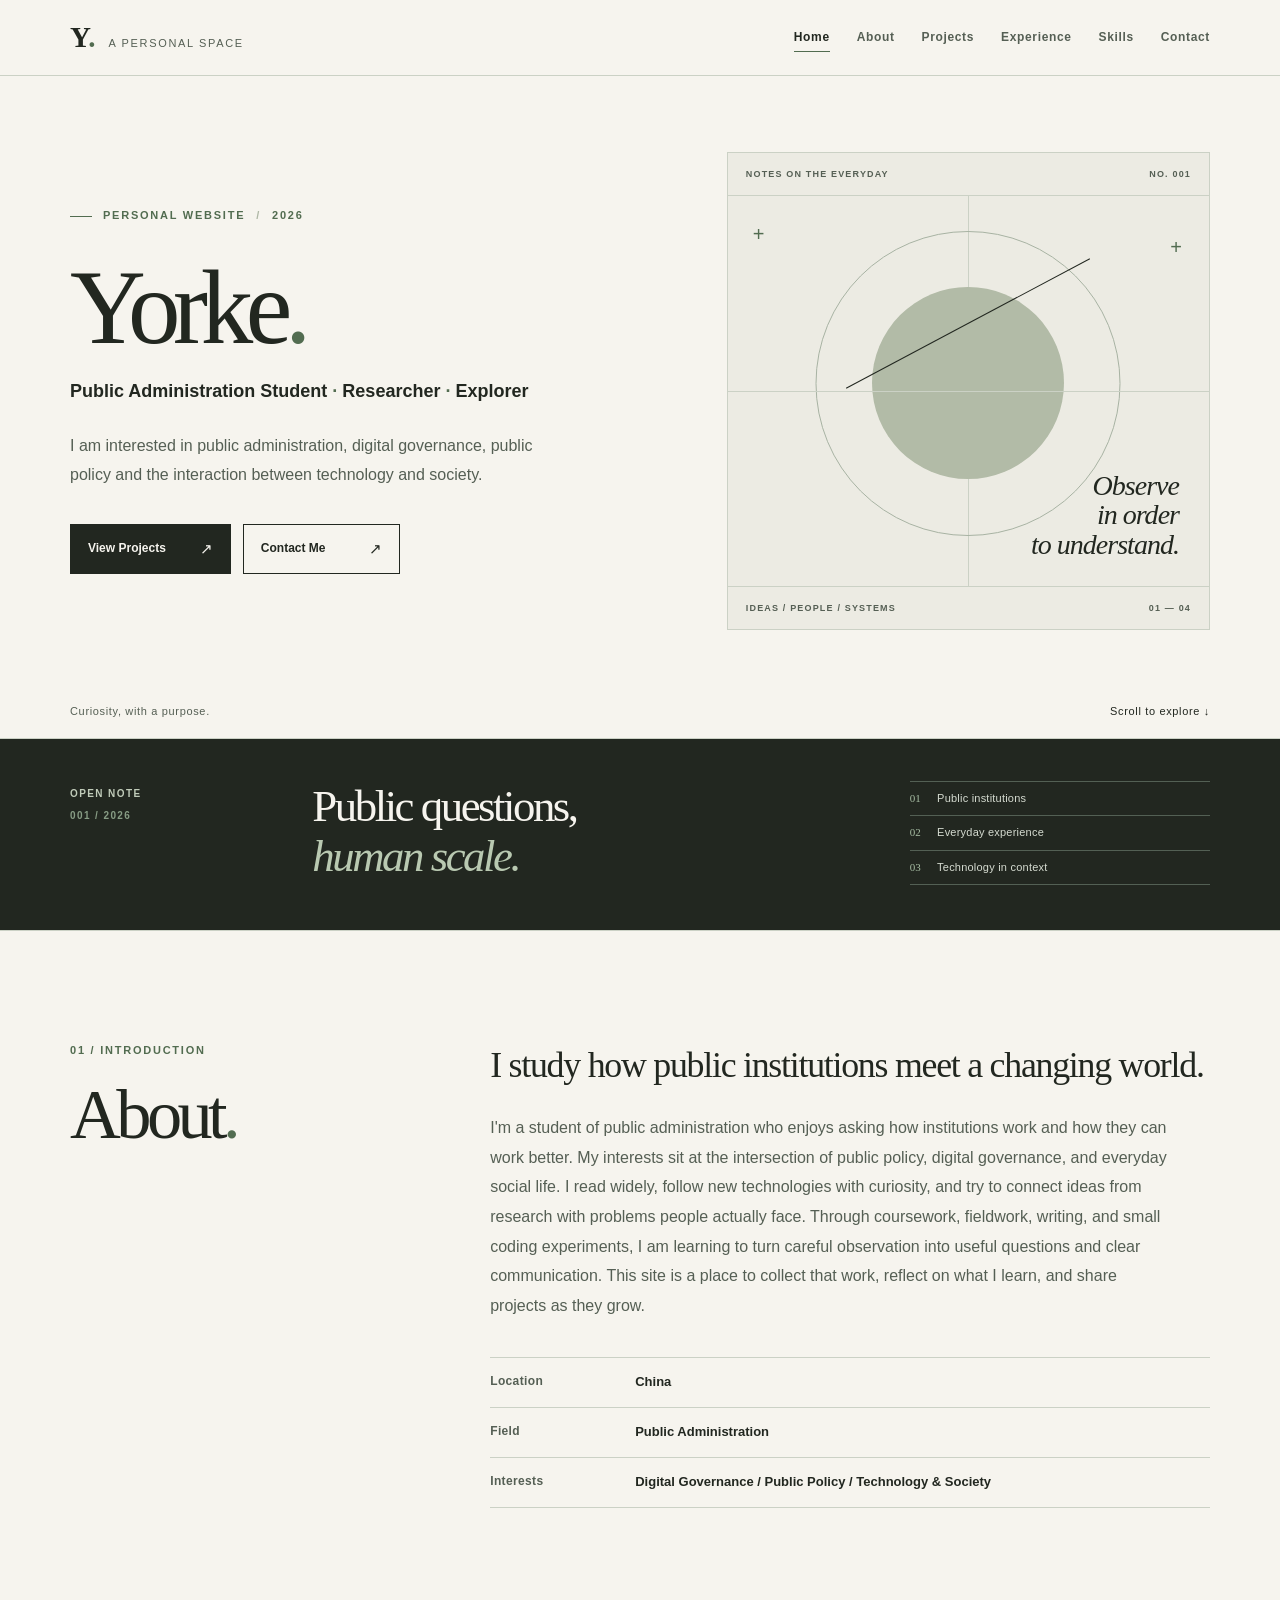
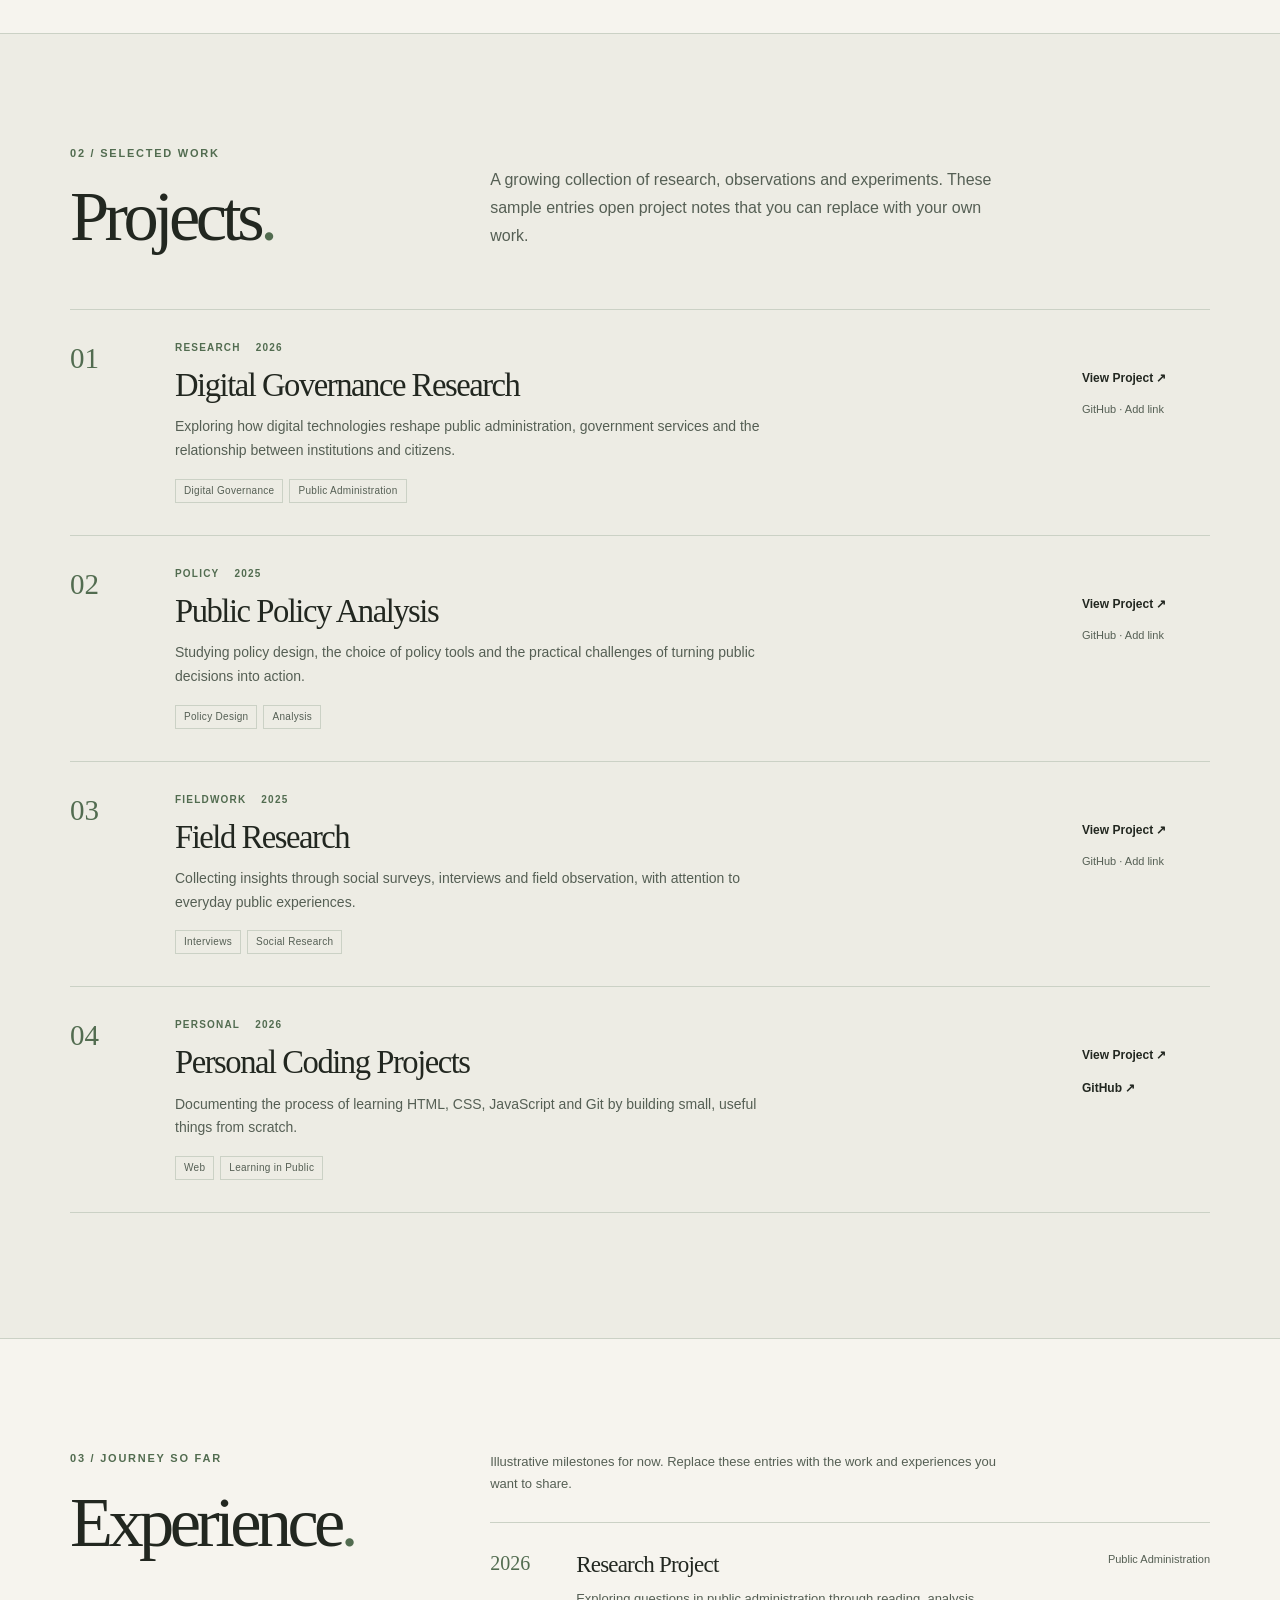
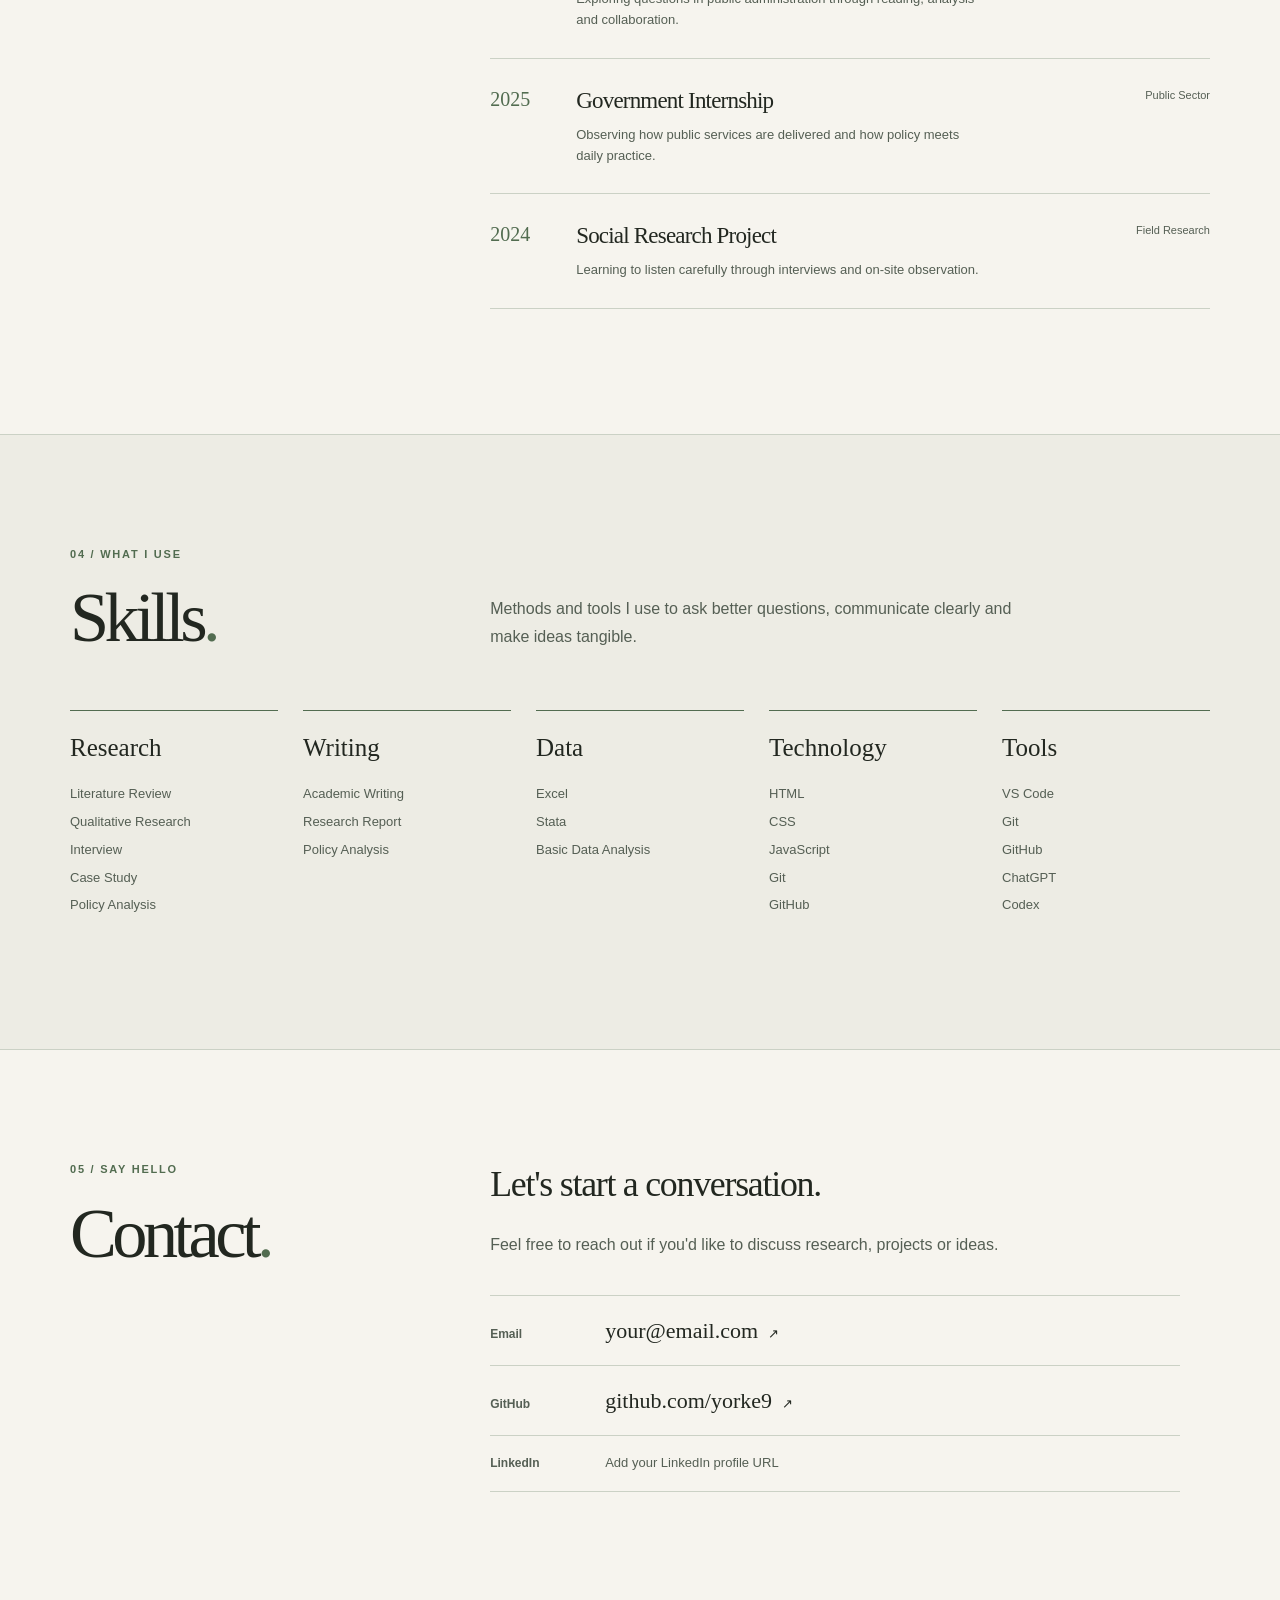
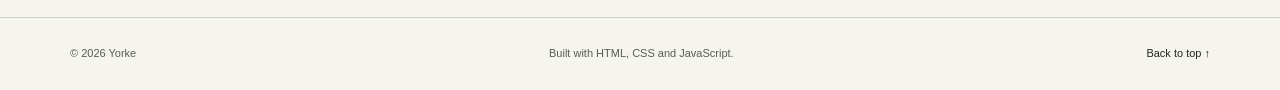
<file: index.html>
<!doctype html>
<html lang="en">
  <head>
    <meta charset="UTF-8">
    <meta name="viewport" content="width=device-width, initial-scale=1.0">
    <meta name="description" content="Personal website of Yorke, focusing on public administration, digital governance, public policy and personal projects.">
    <meta name="theme-color" content="#f6f4ee">
    <link rel="canonical" href="https://yorke9.github.io/">
    <title>Yorke | Personal Website</title>
    <link rel="icon" type="image/svg+xml" href="images/favicon.svg">
    <link rel="stylesheet" href="css/style.css">
    <script src="js/main.js" defer></script>
  </head>
  <body>
    <a class="skip-link" href="#main-content">Skip to content</a>

    <header class="site-header">
      <div class="container header-inner">
        <a class="site-logo" href="#home" aria-label="Yorke, back to home">
          <span class="logo-mark">Y<span>.</span></span>
          <span class="logo-caption">A personal space</span>
        </a>

        <button class="menu-toggle" type="button" aria-label="Open navigation menu" aria-controls="site-nav" aria-expanded="false">
          <span></span><span></span><span></span>
        </button>

        <nav class="site-nav" id="site-nav" aria-label="Main navigation">
          <a href="#home" class="is-active" aria-current="location">Home</a>
          <a href="#about">About</a>
          <a href="#projects">Projects</a>
          <a href="#experience">Experience</a>
          <a href="#skills">Skills</a>
          <a href="#contact">Contact</a>
        </nav>
      </div>
      <div class="reading-progress" aria-hidden="true"></div>
    </header>

    <main id="main-content" tabindex="-1">
      <!-- =========================
           PERSONAL CONTENT
           在这里修改个人信息：姓名、介绍、项目、经历、技能、联系方式。
           需要整体改色时，请编辑 css/style.css 开头的 :root。
      ========================= -->

      <section class="hero" id="home" aria-labelledby="hero-title">
        <div class="container hero-grid">
          <div class="hero-copy" data-reveal>
            <p class="eyebrow"><span class="eyebrow-line"></span> PERSONAL WEBSITE <span class="eyebrow-divider">/</span> 2026</p>
            <h1 id="hero-title">Yorke<span class="title-period">.</span></h1>
            <p class="hero-role">Public Administration Student <span>·</span> Researcher <span>·</span> Explorer</p>
            <p class="hero-intro">I am interested in public administration, digital governance, public policy and the interaction between technology and society.</p>
            <div class="hero-actions">
              <a class="button button-primary" href="#projects">View Projects <span aria-hidden="true">↗</span></a>
              <a class="button button-secondary" href="#contact">Contact Me <span aria-hidden="true">↗</span></a>
            </div>
          </div>

          <!-- 右侧是纯 CSS 构图，不需要图片，也不会影响本地双击打开。 -->
          <div class="hero-visual" aria-hidden="true" data-reveal>
            <div class="visual-top"><span>NOTES ON THE EVERYDAY</span><span>NO. 001</span></div>
            <div class="visual-stage">
              <span class="visual-cross visual-cross-one">+</span>
              <span class="visual-cross visual-cross-two">+</span>
              <span class="visual-ring"></span>
              <span class="visual-disc"></span>
              <span class="visual-line"></span>
              <span class="visual-word">Observe<br>in order<br>to understand.</span>
            </div>
            <div class="visual-bottom"><span>IDEAS / PEOPLE / SYSTEMS</span><span>01 — 04</span></div>
          </div>
        </div>
        <div class="container hero-footnote"><span>Curiosity, with a purpose.</span><a href="#about">Scroll to explore <span aria-hidden="true">↓</span></a></div>
      </section>

      <!-- 这段可作为简短的个人研究宣言，直接修改下方文字即可。 -->
      <aside class="focus-note" aria-label="Current interests">
        <div class="container focus-note-inner">
          <p class="focus-note-kicker">OPEN NOTE <span>001 / 2026</span></p>
          <p class="focus-note-title">Public questions,<br><em>human scale.</em></p>
          <ol class="focus-note-topics">
            <li><span>01</span> Public institutions</li>
            <li><span>02</span> Everyday experience</li>
            <li><span>03</span> Technology in context</li>
          </ol>
        </div>
      </aside>

      <section class="section" id="about" aria-labelledby="about-title">
        <div class="container section-layout">
          <div class="section-heading" data-reveal><p class="section-number">01 / INTRODUCTION</p><h2 class="section-title" id="about-title">About<span>.</span></h2></div>
          <div class="about-content" data-reveal>
            <p class="about-lead">I study how public institutions meet a changing world.</p>
            <p>I'm a student of public administration who enjoys asking how institutions work and how they can work better. My interests sit at the intersection of public policy, digital governance, and everyday social life. I read widely, follow new technologies with curiosity, and try to connect ideas from research with problems people actually face. Through coursework, fieldwork, writing, and small coding experiments, I am learning to turn careful observation into useful questions and clear communication. This site is a place to collect that work, reflect on what I learn, and share projects as they grow.</p>
            <dl class="personal-details">
              <div><dt>Location</dt><dd>China</dd></div>
              <div><dt>Field</dt><dd>Public Administration</dd></div>
              <div><dt>Interests</dt><dd>Digital Governance / Public Policy / Technology &amp; Society</dd></div>
            </dl>
          </div>
        </div>
      </section>

      <section class="section section-tinted" id="projects" aria-labelledby="projects-title">
        <div class="container">
          <div class="section-layout section-intro" data-reveal>
            <div class="section-heading"><p class="section-number">02 / SELECTED WORK</p><h2 class="section-title" id="projects-title">Projects<span>.</span></h2></div>
            <p class="section-description">A growing collection of research, observations and experiments. These sample entries open project notes that you can replace with your own work.</p>
          </div>

          <!-- 将下面四个示例项目的标题、年份、类别、介绍和链接替换成你的内容。 -->
          <ol class="project-list">
            <li class="project-item" data-reveal>
              <article class="project-inner">
                <span class="project-index">01</span>
                <div class="project-body"><div class="project-meta"><span>RESEARCH</span><span>2026</span></div><h3 class="project-title">Digital Governance Research</h3><p>Exploring how digital technologies reshape public administration, government services and the relationship between institutions and citizens.</p><ul class="project-tags" aria-label="Topics"><li>Digital Governance</li><li>Public Administration</li></ul></div>
                <div class="project-links"><a href="projects/index.html#digital-governance" aria-label="View Digital Governance Research project">View Project ↗</a><span class="project-link-pending">GitHub · Add link</span></div>
              </article>
            </li>
            <li class="project-item" data-reveal>
              <article class="project-inner">
                <span class="project-index">02</span>
                <div class="project-body"><div class="project-meta"><span>POLICY</span><span>2025</span></div><h3 class="project-title">Public Policy Analysis</h3><p>Studying policy design, the choice of policy tools and the practical challenges of turning public decisions into action.</p><ul class="project-tags" aria-label="Topics"><li>Policy Design</li><li>Analysis</li></ul></div>
                <div class="project-links"><a href="projects/index.html#public-policy" aria-label="View Public Policy Analysis project">View Project ↗</a><span class="project-link-pending">GitHub · Add link</span></div>
              </article>
            </li>
            <li class="project-item" data-reveal>
              <article class="project-inner">
                <span class="project-index">03</span>
                <div class="project-body"><div class="project-meta"><span>FIELDWORK</span><span>2025</span></div><h3 class="project-title">Field Research</h3><p>Collecting insights through social surveys, interviews and field observation, with attention to everyday public experiences.</p><ul class="project-tags" aria-label="Topics"><li>Interviews</li><li>Social Research</li></ul></div>
                <div class="project-links"><a href="projects/index.html#field-research" aria-label="View Field Research project">View Project ↗</a><span class="project-link-pending">GitHub · Add link</span></div>
              </article>
            </li>
            <li class="project-item" data-reveal>
              <article class="project-inner">
                <span class="project-index">04</span>
                <div class="project-body"><div class="project-meta"><span>PERSONAL</span><span>2026</span></div><h3 class="project-title">Personal Coding Projects</h3><p>Documenting the process of learning HTML, CSS, JavaScript and Git by building small, useful things from scratch.</p><ul class="project-tags" aria-label="Topics"><li>Web</li><li>Learning in Public</li></ul></div>
                <div class="project-links"><a href="projects/index.html#coding-projects" aria-label="View Personal Coding Projects">View Project ↗</a><a href="https://github.com/yorke9/yorke9.github.io" target="_blank" rel="noopener noreferrer" aria-label="Personal homepage source code on GitHub">GitHub ↗</a></div>
              </article>
            </li>
          </ol>
        </div>
      </section>

      <section class="section" id="experience" aria-labelledby="experience-title">
        <div class="container section-layout">
          <div class="section-heading" data-reveal><p class="section-number">03 / JOURNEY SO FAR</p><h2 class="section-title" id="experience-title">Experience<span>.</span></h2></div>
          <div class="experience-content" data-reveal>
            <p class="section-note">Illustrative milestones for now. Replace these entries with the work and experiences you want to share.</p>
            <div class="experience-list">
              <!-- 以下经历为示例，请换成自己的真实经历。 -->
              <article class="experience-item"><time datetime="2026">2026</time><div><h3>Research Project</h3><p>Exploring questions in public administration through reading, analysis and collaboration.</p></div><span>Public Administration</span></article>
              <article class="experience-item"><time datetime="2025">2025</time><div><h3>Government Internship</h3><p>Observing how public services are delivered and how policy meets daily practice.</p></div><span>Public Sector</span></article>
              <article class="experience-item"><time datetime="2024">2024</time><div><h3>Social Research Project</h3><p>Learning to listen carefully through interviews and on-site observation.</p></div><span>Field Research</span></article>
            </div>
          </div>
        </div>
      </section>

      <section class="section section-tinted" id="skills" aria-labelledby="skills-title">
        <div class="container">
          <div class="section-layout section-intro" data-reveal><div class="section-heading"><p class="section-number">04 / WHAT I USE</p><h2 class="section-title" id="skills-title">Skills<span>.</span></h2></div><p class="section-description">Methods and tools I use to ask better questions, communicate clearly and make ideas tangible.</p></div>
          <div class="skills-grid" data-reveal>
            <section class="skill-group" aria-labelledby="research-skills"><h3 id="research-skills">Research</h3><ul><li>Literature Review</li><li>Qualitative Research</li><li>Interview</li><li>Case Study</li><li>Policy Analysis</li></ul></section>
            <section class="skill-group" aria-labelledby="writing-skills"><h3 id="writing-skills">Writing</h3><ul><li>Academic Writing</li><li>Research Report</li><li>Policy Analysis</li></ul></section>
            <section class="skill-group" aria-labelledby="data-skills"><h3 id="data-skills">Data</h3><ul><li>Excel</li><li>Stata</li><li>Basic Data Analysis</li></ul></section>
            <section class="skill-group" aria-labelledby="technology-skills"><h3 id="technology-skills">Technology</h3><ul><li>HTML</li><li>CSS</li><li>JavaScript</li><li>Git</li><li>GitHub</li></ul></section>
            <section class="skill-group" aria-labelledby="tools-skills"><h3 id="tools-skills">Tools</h3><ul><li>VS Code</li><li>Git</li><li>GitHub</li><li>ChatGPT</li><li>Codex</li></ul></section>
          </div>
        </div>
      </section>

      <section class="section contact-section" id="contact" aria-labelledby="contact-title">
        <div class="container section-layout">
          <div class="section-heading" data-reveal><p class="section-number">05 / SAY HELLO</p><h2 class="section-title" id="contact-title">Contact<span>.</span></h2></div>
          <div class="contact-content" data-reveal>
            <p class="contact-lead">Let's start a conversation.</p>
            <p>Feel free to reach out if you'd like to discuss research, projects or ideas.</p>
            <!-- 下面的邮箱及社交主页均为占位链接，发布前请替换。 -->
            <ul class="contact-list">
              <li><span>Email</span><a href="mailto:your@email.com">your@email.com <span aria-hidden="true">↗</span></a></li>
              <li><span>GitHub</span><a href="https://github.com/yorke9" target="_blank" rel="noopener noreferrer">github.com/yorke9 <span aria-hidden="true">↗</span></a></li>
              <li><span>LinkedIn</span><span class="contact-placeholder">Add your LinkedIn profile URL</span></li>
            </ul>
          </div>
        </div>
      </section>
    </main>

    <footer class="site-footer"><div class="container footer-inner"><span>© 2026 Yorke</span><span>Built with HTML, CSS and JavaScript.</span><a href="#home">Back to top ↑</a></div></footer>
    <button class="back-to-top" type="button" aria-label="Back to top" hidden>↑</button>
  </body>
</html>
</file>
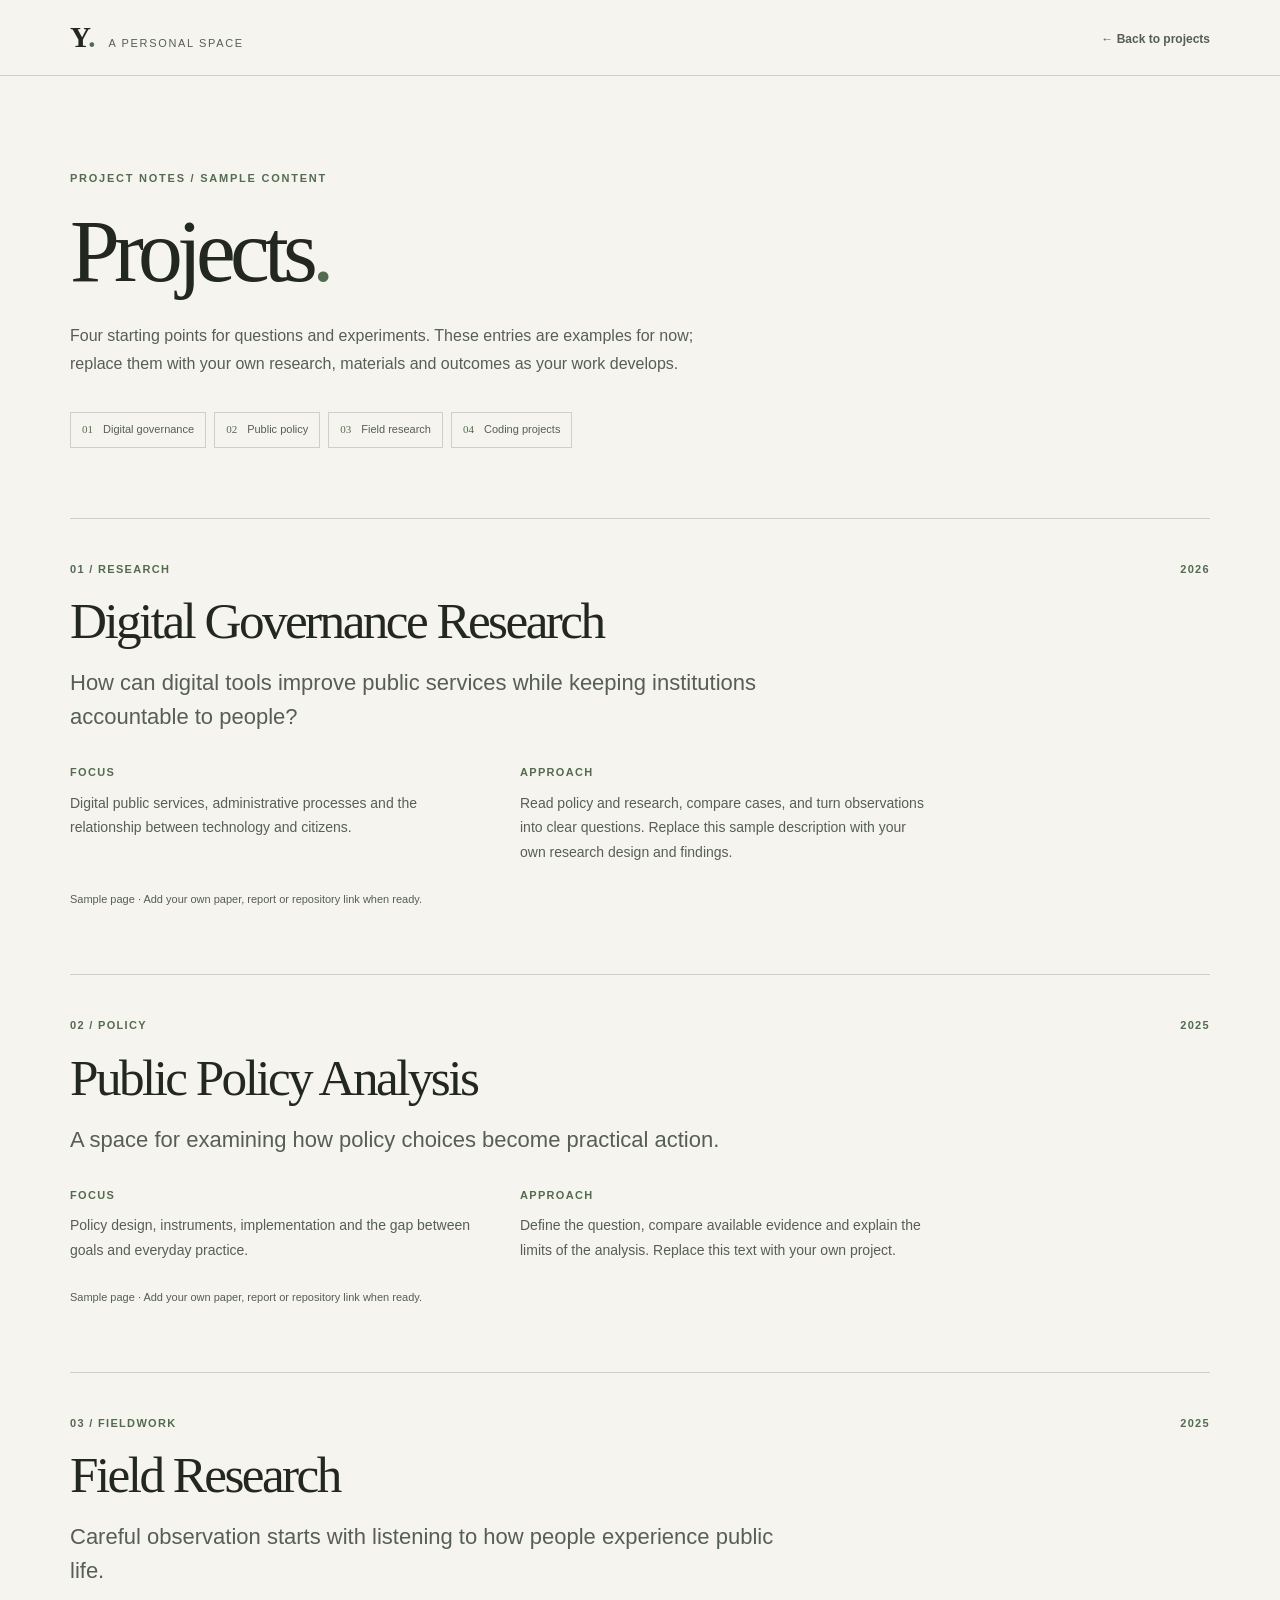
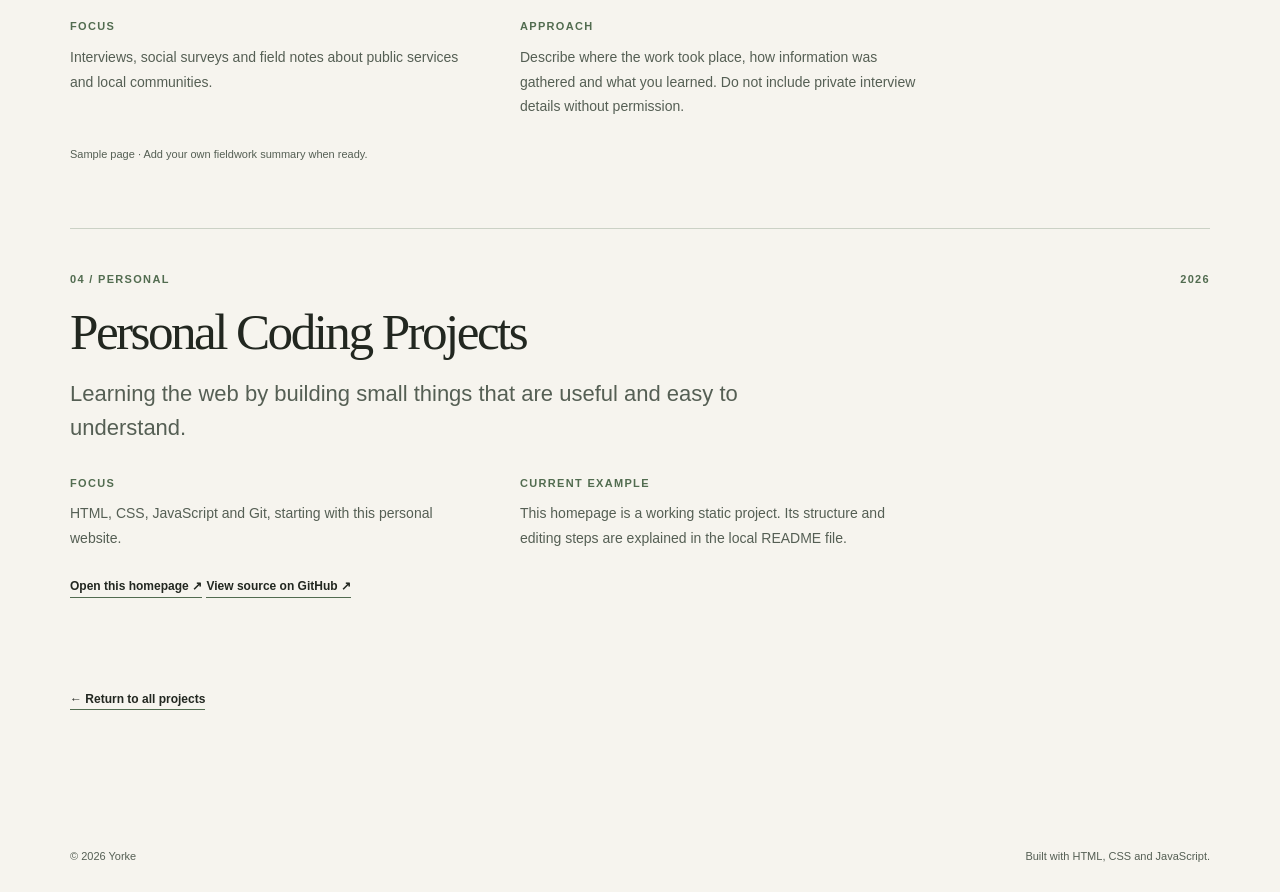
<file: projects/index.html>
<!doctype html>
<html lang="en">
  <head>
    <meta charset="UTF-8">
    <meta name="viewport" content="width=device-width, initial-scale=1.0">
    <meta name="description" content="Project notes and sample project pages for Yorke's personal website.">
    <meta name="theme-color" content="#f6f4ee">
    <link rel="canonical" href="https://yorke9.github.io/projects/index.html">
    <title>Projects | Yorke</title>
    <link rel="icon" type="image/svg+xml" href="../images/favicon.svg">
    <link rel="stylesheet" href="../css/style.css">
  </head>
  <body>
    <a class="skip-link" href="#project-content">Skip to project notes</a>
    <header class="site-header">
      <div class="container header-inner">
        <a class="site-logo" href="../index.html#home" aria-label="Yorke, back to home">
          <span class="logo-mark">Y<span>.</span></span>
          <span class="logo-caption">A personal space</span>
        </a>
        <nav class="detail-nav" aria-label="Project navigation">
          <a href="../index.html#projects">← Back to projects</a>
        </nav>
      </div>
    </header>

    <main id="project-content" class="detail-main" tabindex="-1">
      <div class="container">
        <header class="detail-intro">
          <p class="section-number">PROJECT NOTES / SAMPLE CONTENT</p>
          <h1>Projects<span class="title-period">.</span></h1>
          <p>Four starting points for questions and experiments. These entries are examples for now; replace them with your own research, materials and outcomes as your work develops.</p>
          <nav class="detail-index" aria-label="Jump to a project note">
            <a href="#digital-governance"><span>01</span> Digital governance</a>
            <a href="#public-policy"><span>02</span> Public policy</a>
            <a href="#field-research"><span>03</span> Field research</a>
            <a href="#coding-projects"><span>04</span> Coding projects</a>
          </nav>
        </header>

        <!-- =========================
             PERSONAL CONTENT
             在这里修改四个项目的详细介绍。
        ========================= -->
        <section class="project-detail" id="digital-governance" aria-labelledby="digital-governance-title">
          <div class="detail-meta"><span>01 / RESEARCH</span><span>2026</span></div>
          <h2 id="digital-governance-title">Digital Governance Research</h2>
          <p class="detail-lead">How can digital tools improve public services while keeping institutions accountable to people?</p>
          <div class="detail-columns">
            <div><h3>Focus</h3><p>Digital public services, administrative processes and the relationship between technology and citizens.</p></div>
            <div><h3>Approach</h3><p>Read policy and research, compare cases, and turn observations into clear questions. Replace this sample description with your own research design and findings.</p></div>
          </div>
          <p class="detail-status">Sample page · Add your own paper, report or repository link when ready.</p>
        </section>

        <section class="project-detail" id="public-policy" aria-labelledby="public-policy-title">
          <div class="detail-meta"><span>02 / POLICY</span><span>2025</span></div>
          <h2 id="public-policy-title">Public Policy Analysis</h2>
          <p class="detail-lead">A space for examining how policy choices become practical action.</p>
          <div class="detail-columns">
            <div><h3>Focus</h3><p>Policy design, instruments, implementation and the gap between goals and everyday practice.</p></div>
            <div><h3>Approach</h3><p>Define the question, compare available evidence and explain the limits of the analysis. Replace this text with your own project.</p></div>
          </div>
          <p class="detail-status">Sample page · Add your own paper, report or repository link when ready.</p>
        </section>

        <section class="project-detail" id="field-research" aria-labelledby="field-research-title">
          <div class="detail-meta"><span>03 / FIELDWORK</span><span>2025</span></div>
          <h2 id="field-research-title">Field Research</h2>
          <p class="detail-lead">Careful observation starts with listening to how people experience public life.</p>
          <div class="detail-columns">
            <div><h3>Focus</h3><p>Interviews, social surveys and field notes about public services and local communities.</p></div>
            <div><h3>Approach</h3><p>Describe where the work took place, how information was gathered and what you learned. Do not include private interview details without permission.</p></div>
          </div>
          <p class="detail-status">Sample page · Add your own fieldwork summary when ready.</p>
        </section>

        <section class="project-detail" id="coding-projects" aria-labelledby="coding-projects-title">
          <div class="detail-meta"><span>04 / PERSONAL</span><span>2026</span></div>
          <h2 id="coding-projects-title">Personal Coding Projects</h2>
          <p class="detail-lead">Learning the web by building small things that are useful and easy to understand.</p>
          <div class="detail-columns">
            <div><h3>Focus</h3><p>HTML, CSS, JavaScript and Git, starting with this personal website.</p></div>
            <div><h3>Current example</h3><p>This homepage is a working static project. Its structure and editing steps are explained in the local README file.</p></div>
          </div>
          <a class="detail-site-link" href="../index.html">Open this homepage ↗</a>
          <a class="detail-site-link" href="https://github.com/yorke9/yorke9.github.io" target="_blank" rel="noopener noreferrer">View source on GitHub ↗</a>
        </section>

        <a class="detail-back" href="../index.html#projects">← Return to all projects</a>
      </div>
    </main>
    <footer class="site-footer"><div class="container footer-inner"><span>© 2026 Yorke</span><span>Built with HTML, CSS and JavaScript.</span></div></footer>
  </body>
</html>
</file>
<file: css/style.css>
/* =========================
   1. Reset & variables：修改这些变量即可调整网站主色
========================= */
:root {
  --bg-color: #f6f4ee;
  --surface-color: #edece4;
  --text-color: #222720;
  --secondary-text: #555f54;
  --accent-color: #526c50;
  --line-color: #cbd1c5;
  --hover-color: #e4e9df;
  --header-height: 76px;
}

*, *::before, *::after { box-sizing: border-box; }
html { scroll-behavior: smooth; scroll-padding-top: calc(var(--header-height) + 22px); }
body { margin: 0; background: var(--bg-color); color: var(--text-color); font-family: Arial, "Helvetica Neue", "Noto Sans", sans-serif; line-height: 1.6; }
button, a { -webkit-tap-highlight-color: transparent; }
button { font: inherit; }
a { color: inherit; text-decoration: none; }
img { display: block; max-width: 100%; }
ul, ol { margin: 0; padding: 0; list-style: none; }
h1, h2, h3, p { margin-top: 0; }
::selection { background: #d8dfce; color: var(--text-color); }
:focus-visible { outline: 2px solid var(--accent-color); outline-offset: 4px; }
.container { width: min(1140px, calc(100% - 64px)); margin-inline: auto; }
.skip-link { position: fixed; z-index: 100; top: -80px; left: 16px; padding: 9px 14px; background: var(--text-color); color: #fff; }
.skip-link:focus { top: 12px; }

/* =========================
   2. Navigation
========================= */
.site-header { position: sticky; z-index: 30; top: 0; height: var(--header-height); border-bottom: 1px solid var(--line-color); background: var(--bg-color); }
.reading-progress { position: absolute; right: 0; bottom: -1px; left: 0; height: 2px; background: var(--accent-color); transform: scaleX(0); transform-origin: left; pointer-events: none; }
.header-inner { display: flex; align-items: center; justify-content: space-between; height: 100%; gap: 20px; }
.site-logo { display: inline-flex; align-items: baseline; gap: 13px; white-space: nowrap; }
.logo-mark { font-family: Georgia, "Times New Roman", serif; font-size: 29px; font-weight: 700; line-height: 1; }
.logo-mark span, .title-period, .section-title span { color: var(--accent-color); }
.logo-caption { color: var(--secondary-text); font-size: 11px; letter-spacing: .15em; text-transform: uppercase; }
.site-nav { display: flex; align-items: center; gap: clamp(14px, 2.1vw, 30px); }
.site-nav a { position: relative; padding: 10px 0; color: var(--secondary-text); font-size: 12px; font-weight: 600; letter-spacing: .055em; transition: color .25s ease; }
.site-nav a::after { position: absolute; right: 0; bottom: 5px; left: 0; height: 1px; background: var(--accent-color); content: ""; transform: scaleX(0); transform-origin: left; transition: transform .25s ease; }
.site-nav a:hover, .site-nav a.is-active { color: var(--text-color); }
.site-nav a:hover::after, .site-nav a.is-active::after { transform: scaleX(1); }
.menu-toggle { display: none; }

/* =========================
   3. Hero
========================= */
.hero { border-bottom: 1px solid var(--line-color); }
.hero-grid { display: grid; grid-template-columns: minmax(0, 1.08fr) minmax(360px, .92fr); align-items: center; gap: clamp(55px, 7vw, 110px); min-height: 610px; padding-block: 75px 55px; }
.eyebrow, .section-number { color: var(--accent-color); font-size: 11px; font-weight: 700; letter-spacing: .16em; line-height: 1.4; }
.eyebrow { display: flex; align-items: center; gap: 11px; margin-bottom: 27px; }
.eyebrow-line { width: 22px; height: 1px; background: var(--accent-color); }
.eyebrow-divider { color: #aeb7a5; }
.hero h1 { margin-bottom: 14px; font-family: Georgia, "Times New Roman", serif; font-size: clamp(70px, 8.2vw, 116px); font-weight: 400; letter-spacing: -.07em; line-height: 1.08; }
.hero-role { margin-bottom: 27px; font-size: clamp(14px, 1.45vw, 18px); font-weight: 600; line-height: 1.5; }
.hero-role span { color: var(--accent-color); }
.hero-intro { max-width: 480px; margin-bottom: 34px; color: var(--secondary-text); font-size: 16px; line-height: 1.8; }
.hero-actions { display: flex; flex-wrap: wrap; gap: 12px; }
.button { display: inline-flex; align-items: center; justify-content: space-between; gap: 34px; min-width: 157px; padding: 12px 17px; border: 1px solid var(--text-color); font-size: 12px; font-weight: 700; transition: background .25s ease, color .25s ease, border-color .25s ease, transform .25s ease; }
.button:hover { transform: translateY(-2px); }
.button-primary { background: var(--text-color); color: var(--bg-color); }
.button-primary:hover { border-color: var(--accent-color); background: var(--accent-color); }
.button-secondary:hover { background: var(--text-color); color: var(--bg-color); }
.button span { font-size: 15px; font-weight: 400; }
.hero-visual { min-width: 0; border: 1px solid var(--line-color); background: #ecebe3; }
.visual-top, .visual-bottom { display: flex; justify-content: space-between; gap: 10px; padding: 14px 18px; color: var(--secondary-text); font-size: 9px; font-weight: 700; letter-spacing: .13em; }
.visual-top { border-bottom: 1px solid var(--line-color); }
.visual-bottom { border-top: 1px solid var(--line-color); }
.visual-stage { position: relative; overflow: hidden; height: 390px; }
.visual-stage::before, .visual-stage::after { position: absolute; content: ""; background: var(--line-color); }
.visual-stage::before { top: 0; bottom: 0; left: 50%; width: 1px; }
.visual-stage::after { top: 50%; right: 0; left: 0; height: 1px; }
.visual-ring { position: absolute; top: 35px; left: 50%; width: 305px; height: 305px; border: 1px solid #a8b3a3; border-radius: 50%; transform: translateX(-50%); }
.visual-disc { position: absolute; top: 91px; left: 50%; width: 192px; height: 192px; border-radius: 50%; background: #b2bba7; transform: translateX(-50%); }
.visual-line { position: absolute; z-index: 1; top: 127px; left: calc(50% - 138px); width: 276px; height: 1px; background: var(--text-color); transform: rotate(-28deg); }
.visual-word { position: absolute; z-index: 2; right: 30px; bottom: 27px; font-family: Georgia, "Times New Roman", serif; font-size: 28px; font-style: italic; letter-spacing: -.035em; line-height: 1.05; text-align: right; }
.visual-cross { position: absolute; z-index: 2; color: var(--accent-color); font-size: 20px; font-weight: 300; }
.visual-cross-one { top: 22px; left: 25px; }
.visual-cross-two { right: 27px; top: 35px; }
.hero-footnote { display: flex; justify-content: space-between; gap: 20px; padding-block: 17px; color: var(--secondary-text); font-size: 11px; letter-spacing: .06em; }
.hero-footnote a { color: var(--text-color); }
.hero-footnote a:hover { color: var(--accent-color); }

/* =========================
   3a. Current focus：杂志式短注，不增加页面依赖
========================= */
.focus-note { border-bottom: 1px solid var(--line-color); background: var(--text-color); color: var(--bg-color); }
.focus-note-inner { display: grid; grid-template-columns: minmax(125px, .7fr) minmax(0, 2fr) minmax(205px, 1.1fr); align-items: start; gap: clamp(25px, 4vw, 70px); padding-block: 42px 45px; }
.focus-note-kicker { display: flex; flex-direction: column; gap: 6px; margin: 5px 0 0; color: #c0cbb9; font-size: 10px; font-weight: 700; letter-spacing: .14em; }
.focus-note-kicker span { color: #879c84; }
.focus-note-title { margin: 0; font-family: Georgia, "Times New Roman", serif; font-size: clamp(28px, 3.5vw, 46px); letter-spacing: -.055em; line-height: 1.13; }
.focus-note-title em { color: #b9c9b1; font-weight: 400; }
.focus-note-topics { align-self: center; border-top: 1px solid #536054; }
.focus-note-topics li { display: flex; gap: 16px; padding: 8px 0; border-bottom: 1px solid #536054; color: #d5dbd0; font-size: 11px; letter-spacing: .02em; }
.focus-note-topics span { color: #a8bfa4; font-family: Georgia, "Times New Roman", serif; }

/* =========================
   4. Shared sections & typography
========================= */
.section { padding-block: 112px 125px; border-bottom: 1px solid var(--line-color); }
.section-tinted { background: var(--surface-color); }
.section-layout { display: grid; grid-template-columns: minmax(200px, 29%) minmax(0, 1fr); gap: clamp(42px, 7vw, 112px); }
.section-intro { align-items: end; margin-bottom: 55px; }
.section-number { margin-bottom: 17px; }
.section-title { margin: 0; font-family: Georgia, "Times New Roman", serif; font-size: clamp(48px, 5.5vw, 76px); font-weight: 400; letter-spacing: -.065em; line-height: 1.08; }
.section-description { max-width: 530px; margin: 0 0 4px; color: var(--secondary-text); font-size: 16px; line-height: 1.75; }
.section-note { max-width: 530px; margin: 0 0 28px; color: var(--secondary-text); font-size: 13px; line-height: 1.65; }
@media (min-width: 769px) {
  .section-layout:not(.section-intro) > .section-heading { position: sticky; top: calc(var(--header-height) + 28px); align-self: start; }
}

/* =========================
   5. About
========================= */
.about-content { max-width: 720px; }
.about-lead, .contact-lead { margin-bottom: 24px; font-family: Georgia, "Times New Roman", serif; font-size: clamp(26px, 2.8vw, 38px); letter-spacing: -.035em; line-height: 1.28; }
.about-content > p:not(.about-lead) { max-width: 680px; margin-bottom: 37px; color: var(--secondary-text); font-size: 16px; line-height: 1.85; }
.personal-details { margin: 0; border-top: 1px solid var(--line-color); }
.personal-details div { display: grid; grid-template-columns: 125px 1fr; gap: 20px; padding: 14px 0; border-bottom: 1px solid var(--line-color); }
.personal-details dt { color: var(--secondary-text); font-size: 12px; font-weight: 700; letter-spacing: .03em; }
.personal-details dd { margin: 0; font-size: 13px; font-weight: 600; overflow-wrap: anywhere; }

/* =========================
   6. Projects: 有分隔线的列表，不使用卡片
========================= */
.project-list { border-top: 1px solid var(--line-color); }
.project-item { border-bottom: 1px solid var(--line-color); }
.project-inner { display: grid; grid-template-columns: 80px minmax(0, 1fr) 128px; gap: 25px; padding: 30px 0 32px; transition: padding-left .3s ease, background .3s ease; }
.project-item:hover .project-inner, .project-item:focus-within .project-inner { padding-left: 10px; background: var(--hover-color); }
.project-index { padding-top: 4px; color: var(--accent-color); font-family: Georgia, "Times New Roman", serif; font-size: 29px; line-height: 1; }
.project-meta { display: flex; gap: 15px; margin-bottom: 10px; color: var(--accent-color); font-size: 10px; font-weight: 700; letter-spacing: .12em; }
.project-title { margin-bottom: 10px; font-family: Georgia, "Times New Roman", serif; font-size: clamp(25px, 2.55vw, 34px); font-weight: 400; letter-spacing: -.045em; line-height: 1.2; }
.project-body > p { max-width: 610px; margin-bottom: 16px; color: var(--secondary-text); font-size: 14px; line-height: 1.7; }
.project-tags { display: flex; flex-wrap: wrap; gap: 6px; }
.project-tags li { padding: 3px 8px; border: 1px solid var(--line-color); color: var(--secondary-text); font-size: 10px; letter-spacing: .03em; }
.project-links { display: flex; flex-direction: column; align-items: flex-start; gap: 12px; padding-top: 29px; }
.project-links a { border-bottom: 1px solid transparent; font-size: 12px; font-weight: 700; white-space: nowrap; }
.project-links a:hover { border-color: var(--accent-color); color: var(--accent-color); }
.project-links a:focus-visible { border-color: var(--accent-color); }
.project-link-pending { color: var(--secondary-text); font-size: 11px; white-space: nowrap; }

/* =========================
   7. Experience
========================= */
.experience-list { border-top: 1px solid var(--line-color); }
.experience-item { display: grid; grid-template-columns: 62px minmax(0, 1fr) auto; gap: 24px; align-items: start; padding: 24px 0 27px; border-bottom: 1px solid var(--line-color); }
.experience-item time { color: var(--accent-color); font-family: Georgia, "Times New Roman", serif; font-size: 20px; }
.experience-item h3 { margin-bottom: 4px; font-family: Georgia, "Times New Roman", serif; font-size: 23px; font-weight: 400; letter-spacing: -.035em; }
.experience-item p { max-width: 405px; margin: 0; color: var(--secondary-text); font-size: 13px; line-height: 1.65; }
.experience-item > span { padding-top: 4px; color: var(--secondary-text); font-size: 11px; text-align: right; }

/* =========================
   8. Skills
========================= */
.skills-grid { display: grid; grid-template-columns: repeat(5, minmax(0, 1fr)); gap: 25px; }
.skill-group { min-width: 0; padding-top: 17px; border-top: 1px solid var(--accent-color); }
.skill-group h3 { margin-bottom: 17px; font-family: Georgia, "Times New Roman", serif; font-size: 25px; font-weight: 400; }
.skill-group li { margin-bottom: 9px; color: var(--secondary-text); font-size: 13px; line-height: 1.45; }

/* =========================
   9. Contact & footer
========================= */
.contact-content { max-width: 690px; }
.contact-content > p:not(.contact-lead) { margin-bottom: 37px; color: var(--secondary-text); font-size: 16px; }
.contact-list { border-top: 1px solid var(--line-color); }
.contact-list li { display: grid; grid-template-columns: 95px 1fr; gap: 20px; align-items: baseline; padding: 17px 0; border-bottom: 1px solid var(--line-color); }
.contact-list li > span { color: var(--secondary-text); font-size: 12px; font-weight: 700; }
.contact-list a { justify-self: start; font-family: Georgia, "Times New Roman", serif; font-size: clamp(16px, 1.8vw, 22px); overflow-wrap: anywhere; }
.contact-list a:hover { color: var(--accent-color); }
.contact-list a span { margin-left: 4px; font-family: Arial, sans-serif; font-size: 13px; }
.contact-list .contact-placeholder { color: var(--secondary-text); font-size: 13px; font-weight: 400; letter-spacing: 0; }
.site-footer { padding-block: 27px; }
.footer-inner { display: flex; flex-wrap: wrap; align-items: center; justify-content: space-between; gap: 14px 25px; color: var(--secondary-text); font-size: 11px; }
.footer-inner a { color: var(--text-color); }
.footer-inner a:hover { color: var(--accent-color); }
.back-to-top { position: fixed; z-index: 20; right: 22px; bottom: 22px; display: grid; place-items: center; width: 43px; height: 43px; border: 1px solid var(--text-color); background: var(--text-color); color: var(--bg-color); cursor: pointer; font-size: 21px; line-height: 1; transition: background .2s ease, transform .2s ease; }
.back-to-top[hidden] { display: none; }
.back-to-top:hover { background: var(--accent-color); transform: translateY(-2px); }

/* =========================
   9a. Project notes page
========================= */
.detail-nav a { color: var(--secondary-text); font-size: 12px; font-weight: 700; }
.detail-nav a:hover { color: var(--accent-color); }
.detail-main { padding-block: 95px 110px; }
.detail-intro { max-width: 760px; padding-bottom: 70px; }
.detail-intro h1 { margin-bottom: 22px; font-family: Georgia, "Times New Roman", serif; font-size: clamp(55px, 7vw, 90px); font-weight: 400; letter-spacing: -.065em; line-height: 1.08; }
.detail-intro > p:not(.section-number) { max-width: 660px; margin: 0; color: var(--secondary-text); font-size: 16px; line-height: 1.75; }
.detail-index { display: flex; flex-wrap: wrap; gap: 8px; margin-top: 34px; }
.detail-index a { display: inline-flex; gap: 10px; align-items: center; padding: 8px 11px; border: 1px solid var(--line-color); color: var(--secondary-text); font-size: 11px; transition: border-color .2s ease, color .2s ease, background .2s ease; }
.detail-index a:hover, .detail-index a:focus-visible { border-color: var(--accent-color); background: var(--surface-color); color: var(--text-color); }
.detail-index span { color: var(--accent-color); font-family: Georgia, "Times New Roman", serif; }
.project-detail { padding-block: 42px 65px; border-top: 1px solid var(--line-color); scroll-margin-top: calc(var(--header-height) + 20px); }
.project-detail:target { border-top-color: var(--accent-color); }
.detail-meta { display: flex; justify-content: space-between; gap: 18px; margin-bottom: 14px; color: var(--accent-color); font-size: 11px; font-weight: 700; letter-spacing: .12em; }
.project-detail h2 { margin-bottom: 15px; font-family: Georgia, "Times New Roman", serif; font-size: clamp(33px, 4vw, 53px); font-weight: 400; letter-spacing: -.05em; line-height: 1.15; }
.detail-lead { max-width: 710px; margin-bottom: 30px; color: var(--secondary-text); font-size: clamp(17px, 2vw, 22px); line-height: 1.55; }
.detail-columns { display: grid; grid-template-columns: repeat(2, minmax(0, 1fr)); gap: 40px; max-width: 860px; }
.detail-columns h3 { margin-bottom: 9px; color: var(--accent-color); font-size: 11px; font-weight: 700; letter-spacing: .12em; text-transform: uppercase; }
.detail-columns p { margin: 0; color: var(--secondary-text); font-size: 14px; line-height: 1.75; }
.detail-status { margin: 27px 0 0; color: var(--secondary-text); font-size: 11px; }
.detail-site-link, .detail-back { display: inline-block; margin-top: 27px; border-bottom: 1px solid var(--accent-color); color: var(--text-color); font-size: 12px; font-weight: 700; }
.detail-site-link:hover, .detail-back:hover { color: var(--accent-color); }

/* =========================
   9b. Branded 404 page
========================= */
.not-found { display: grid; align-items: center; min-height: calc(100svh - var(--header-height) - 72px); padding-block: 65px; }
.not-found-inner { display: grid; grid-template-columns: minmax(0, 1fr) minmax(250px, .75fr); gap: 70px; align-items: end; }
.not-found h1 { margin: 8px 0 12px; font-family: Georgia, "Times New Roman", serif; font-size: clamp(110px, 18vw, 210px); font-weight: 400; letter-spacing: -.1em; line-height: .9; }
.not-found h1 span { color: var(--accent-color); }
.not-found-copy { padding-bottom: 12px; }
.not-found-copy h2 { margin-bottom: 15px; font-family: Georgia, "Times New Roman", serif; font-size: clamp(28px, 3vw, 42px); font-weight: 400; letter-spacing: -.05em; line-height: 1.2; }
.not-found-copy p { max-width: 360px; margin-bottom: 28px; color: var(--secondary-text); font-size: 15px; line-height: 1.7; }
.not-found-links { display: flex; flex-wrap: wrap; gap: 12px; }

/* =========================
   10. 进入动画：仅当 JavaScript 已启用时生效
========================= */
.js-enabled [data-reveal] { opacity: 0; transform: translateY(18px); transition: opacity .48s ease, transform .48s ease; }
.js-enabled [data-reveal].is-visible { opacity: 1; transform: translateY(0); }

/* =========================
   11. Responsive
========================= */
@media (max-width: 992px) {
  .hero-grid { grid-template-columns: minmax(0, 1fr) minmax(310px, .85fr); gap: 40px; }
  .hero h1 { font-size: clamp(68px, 9vw, 90px); }
  .visual-stage { height: 350px; }
  .section-layout { grid-template-columns: minmax(180px, 28%) minmax(0, 1fr); gap: 40px; }
  .skills-grid { grid-template-columns: repeat(3, minmax(0, 1fr)); row-gap: 35px; }
  .focus-note-inner { grid-template-columns: 1fr 2fr; }
  .focus-note-topics { grid-column: 2; width: min(100%, 330px); }
}

@media (max-width: 768px) {
  :root { --header-height: 68px; }
  .container { width: min(calc(100% - 40px), 620px); }
  .logo-caption { font-size: 10px; }
  .menu-toggle { display: flex; flex-direction: column; align-items: center; justify-content: center; gap: 5px; width: 44px; height: 44px; padding: 0; border: 1px solid var(--line-color); background: transparent; cursor: pointer; }
  .menu-toggle span { width: 18px; height: 1px; background: var(--text-color); transition: transform .2s ease, opacity .2s ease; }
  .menu-toggle[aria-expanded="true"] span:first-child { transform: translateY(6px) rotate(45deg); }
  .menu-toggle[aria-expanded="true"] span:nth-child(2) { opacity: 0; }
  .menu-toggle[aria-expanded="true"] span:last-child { transform: translateY(-6px) rotate(-45deg); }
  .site-nav { position: absolute; top: calc(var(--header-height) - 1px); right: 0; left: 0; display: none; flex-direction: column; align-items: stretch; gap: 0; padding: 14px 20px 18px; border-bottom: 1px solid var(--line-color); background: var(--bg-color); }
  .site-nav.is-open { display: flex; }
  .site-nav a { padding: 12px 2px; font-size: 14px; }
  .site-nav a::after { right: auto; bottom: 8px; width: 25px; }
  .hero-grid { grid-template-columns: 1fr; gap: 47px; min-height: 0; padding-block: 78px 35px; }
  .hero h1 { font-size: clamp(72px, 13vw, 98px); }
  .hero-visual { max-width: 520px; width: 100%; justify-self: center; }
  .visual-stage { height: 360px; }
  .section { padding-block: 82px 92px; }
  .section-layout { grid-template-columns: 1fr; gap: 35px; }
  .focus-note-inner { grid-template-columns: 1fr; gap: 20px; padding-block: 35px 39px; }
  .focus-note-kicker { flex-direction: row; gap: 16px; }
  .focus-note-topics { grid-column: auto; width: min(100%, 430px); margin-top: 5px; }
  .section-intro { gap: 20px; margin-bottom: 36px; }
  .project-inner { grid-template-columns: 52px minmax(0, 1fr); gap: 12px 22px; }
  .project-links { grid-column: 2; flex-direction: row; flex-wrap: wrap; gap: 20px; padding-top: 0; }
  .experience-item { grid-template-columns: 55px minmax(0, 1fr); gap: 12px 20px; }
  .experience-item > span { grid-column: 2; padding: 0; text-align: left; }
  .detail-main { padding-block: 70px 85px; }
  .detail-intro { padding-bottom: 50px; }
  .not-found-inner { grid-template-columns: 1fr; gap: 30px; }
}

@media (max-width: 480px) {
  .container { width: calc(100% - 36px); }
  .logo-caption { display: none; }
  .hero-grid { padding-top: 60px; }
  .hero h1 { font-size: clamp(66px, 18vw, 83px); }
  .hero-role { font-size: 14px; }
  .hero-intro { font-size: 15px; }
  .hero-actions { align-items: stretch; }
  .button { min-width: 0; }
  .visual-stage { height: 310px; }
  .visual-ring { top: 29px; width: 250px; height: 250px; }
  .visual-disc { top: 75px; width: 158px; height: 158px; }
  .visual-line { top: 100px; left: calc(50% - 116px); width: 232px; }
  .visual-word { right: 19px; bottom: 20px; font-size: 24px; }
  .visual-top, .visual-bottom { padding-inline: 11px; font-size: 8px; }
  .section { padding-block: 72px 78px; }
  .section-title { font-size: 53px; }
  .project-inner { grid-template-columns: 40px minmax(0, 1fr); gap: 14px; padding-block: 27px; }
  .project-item:hover .project-inner { padding-left: 0; }
  .project-index { font-size: 23px; }
  .project-links { grid-column: 2; flex-direction: row; flex-wrap: wrap; gap: 20px; padding-top: 0; }
  .skills-grid { grid-template-columns: repeat(2, minmax(0, 1fr)); gap: 27px 20px; }
  .personal-details div { grid-template-columns: 86px 1fr; gap: 12px; }
  .contact-list li { grid-template-columns: 1fr; gap: 2px; }
  .footer-inner { display: grid; gap: 7px; }
  .detail-columns { grid-template-columns: 1fr; gap: 24px; }
}

@media (prefers-reduced-motion: reduce) {
  html { scroll-behavior: auto; }
  *, *::before, *::after { animation-duration: .01ms; animation-iteration-count: 1; transition-duration: .01ms; }
  .js-enabled [data-reveal] { opacity: 1; transform: none; }
}
</file>
